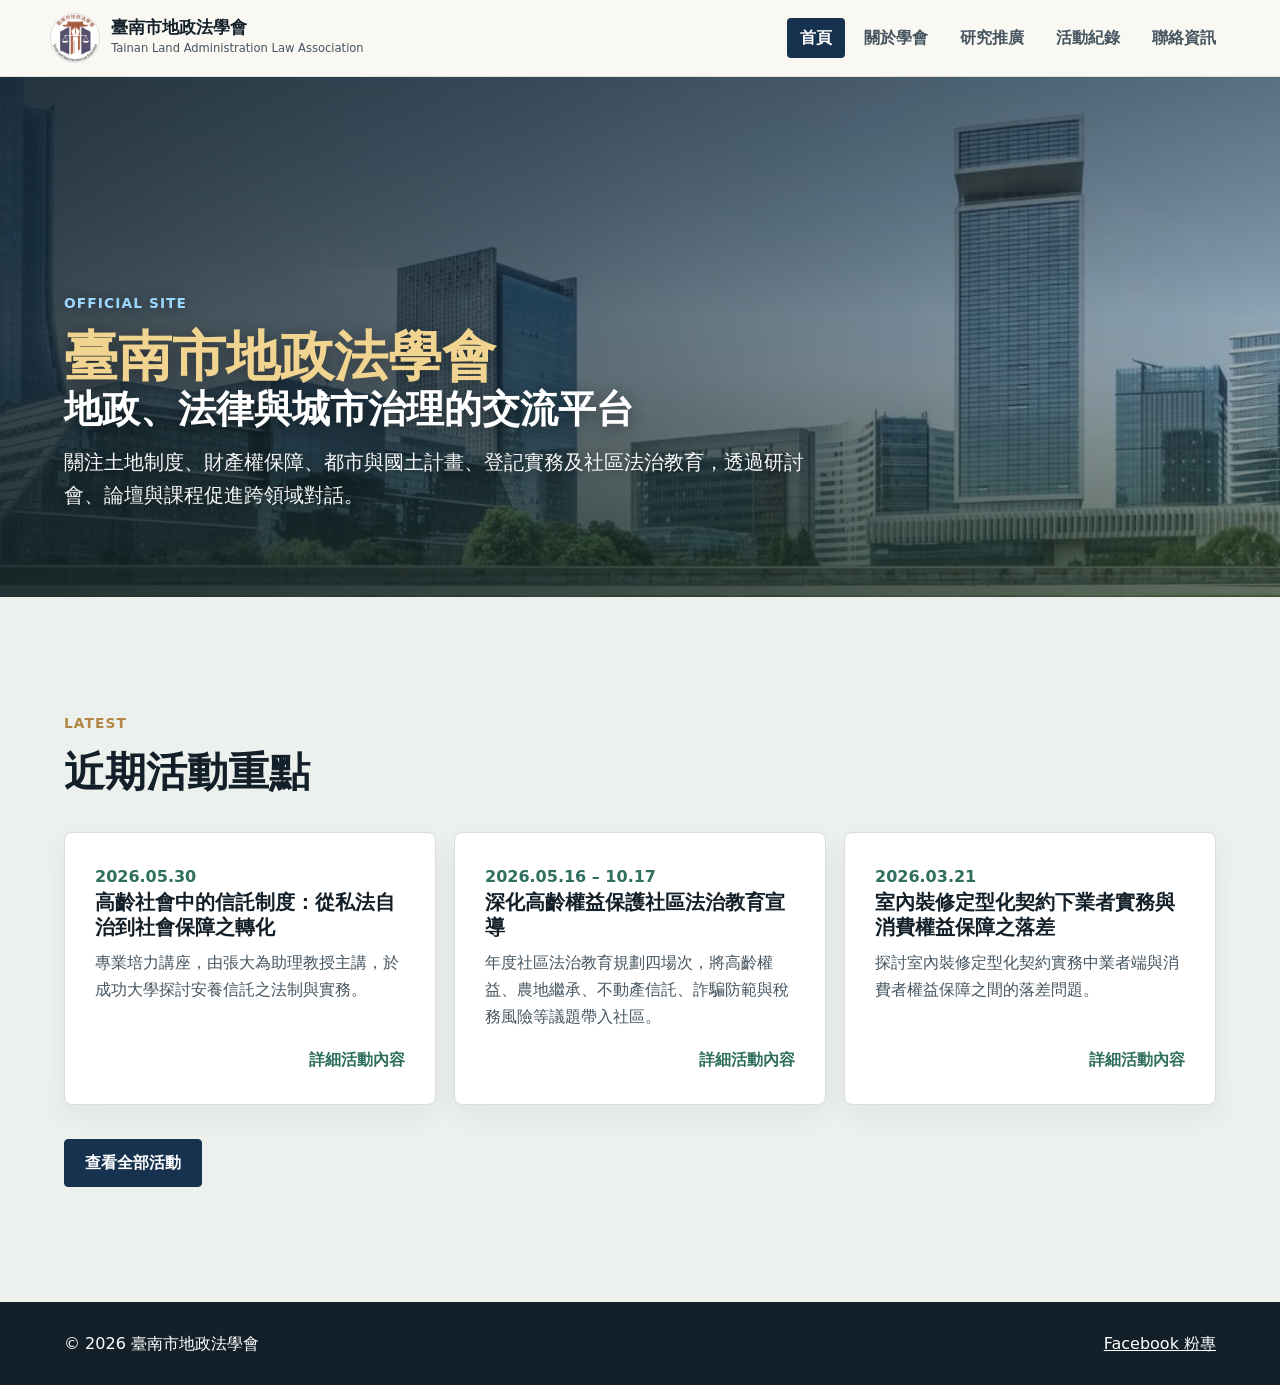
<file: index.html>
<!doctype html>
<html lang="zh-Hant-TW">
  <head>
    <meta charset="utf-8" />
    <meta name="viewport" content="width=device-width, initial-scale=1" />
    <title>臺南市地政法學會</title>
    <meta name="description" content="臺南市地政法學會官方網站，提供學會簡介、研究推廣、活動紀錄與聯絡資訊。" />
    <meta property="og:title" content="臺南市地政法學會" />
    <meta property="og:description" content="深耕府城，連結地政與法律專業，推動研究交流與法治教育。" />
    <meta property="og:type" content="website" />
    <meta property="og:image" content="assets/images/hero-ownership-law.jpg" />
    <link rel="icon" href="assets/images/TLALA_LOGO_circle.png" type="image/png" />
    <link rel="apple-touch-icon" href="assets/images/TLALA_LOGO_circle_180.png" />
    <link rel="stylesheet" href="assets/css/styles.css" />
  </head>
  <body>
    <header class="site-header">
      <a class="brand" href="index.html" aria-label="臺南市地政法學會首頁">
        <img class="brand-logo" src="assets/images/TLALA_LOGO_circle.png" alt="臺南市地政法學會標誌" />
        <span>
          <strong>臺南市地政法學會</strong>
          <small>Tainan Land Administration Law Association</small>
        </span>
      </a>
      <button class="nav-toggle" type="button" aria-expanded="false" aria-controls="site-nav" data-nav-toggle>
        <span></span>
        <span></span>
        <span></span>
      </button>
      <nav id="site-nav" class="site-nav" data-nav>
        <a class="active" href="index.html">首頁</a>
        <div class="nav-dropdown">
          <a href="about.html">關於學會</a>
          <div class="nav-dropdown-menu">
            <a href="about.html">學會簡介</a>
            <a href="directors.html">理監事</a>
            <a href="committee.html">委員會</a>
            <a href="secretariat.html">秘書處</a>
          </div>
        </div>
        <a href="focus.html">研究推廣</a>
        <a href="events.html">活動紀錄</a>
        <a href="contact.html">聯絡資訊</a>
      </nav>
    </header>

    <main>
      <section class="hero">
        <picture class="hero-picture">
          <img class="hero-image" src="assets/images/hero-ownership-law.jpg" alt="" />
        </picture>
        <div class="hero-content">
          <p class="eyebrow">Official Site</p>
          <h2 class="hero-title">
            <span class="hero-org-name">臺南市地政法學會</span>
            <span class="hero-tagline">地政、法律與城市治理的交流平台</span>
          </h2>
          <p class="lead hero-lead-desktop">
            關注土地制度、財產權保障、都市與國土計畫、登記實務及社區法治教育，透過研討會、論壇與課程促進跨領域對話。
          </p>
          <p class="lead hero-lead-mobile">深耕臺南，連結地政與法律專業。</p>
        </div>
      </section>

      <section class="section muted">
        <div class="section-heading">
          <p class="eyebrow">Latest</p>
          <h2>近期活動重點</h2>
        </div>
        <div class="news-list">
          <article>
            <time datetime="2026-05-30">2026.05.30</time>
            <h3>高齡社會中的信託制度：從私法自治到社會保障之轉化</h3>
            <p>專業培力講座，由張大為助理教授主講，於成功大學探討安養信託之法制與實務。</p>
            <a class="card-link" href="events.html">詳細活動內容</a>
          </article>
          <article>
            <time datetime="2026-05-16">2026.05.16 – 10.17</time>
            <h3>深化高齡權益保護社區法治教育宣導</h3>
            <p>年度社區法治教育規劃四場次，將高齡權益、農地繼承、不動產信託、詐騙防範與稅務風險等議題帶入社區。</p>
            <a class="card-link" href="events.html">詳細活動內容</a>
          </article>
          <article>
            <time datetime="2026-03-21">2026.03.21</time>
            <h3>室內裝修定型化契約下業者實務與消費權益保障之落差</h3>
            <p>探討室內裝修定型化契約實務中業者端與消費者權益保障之間的落差問題。</p>
            <a class="card-link" href="events.html">詳細活動內容</a>
          </article>
        </div>
        <div class="section-actions">
          <a class="button dark" href="events.html">查看全部活動</a>
        </div>
      </section>
    </main>

    <footer class="site-footer">
      <p>© <span data-year></span> 臺南市地政法學會</p>
      <a href="https://www.facebook.com/nandefa0408/?locale=zh_TW" target="_blank" rel="noreferrer">Facebook 粉專</a>
    </footer>

    <script src="assets/js/main.js"></script>
  </body>
</html>
</file>
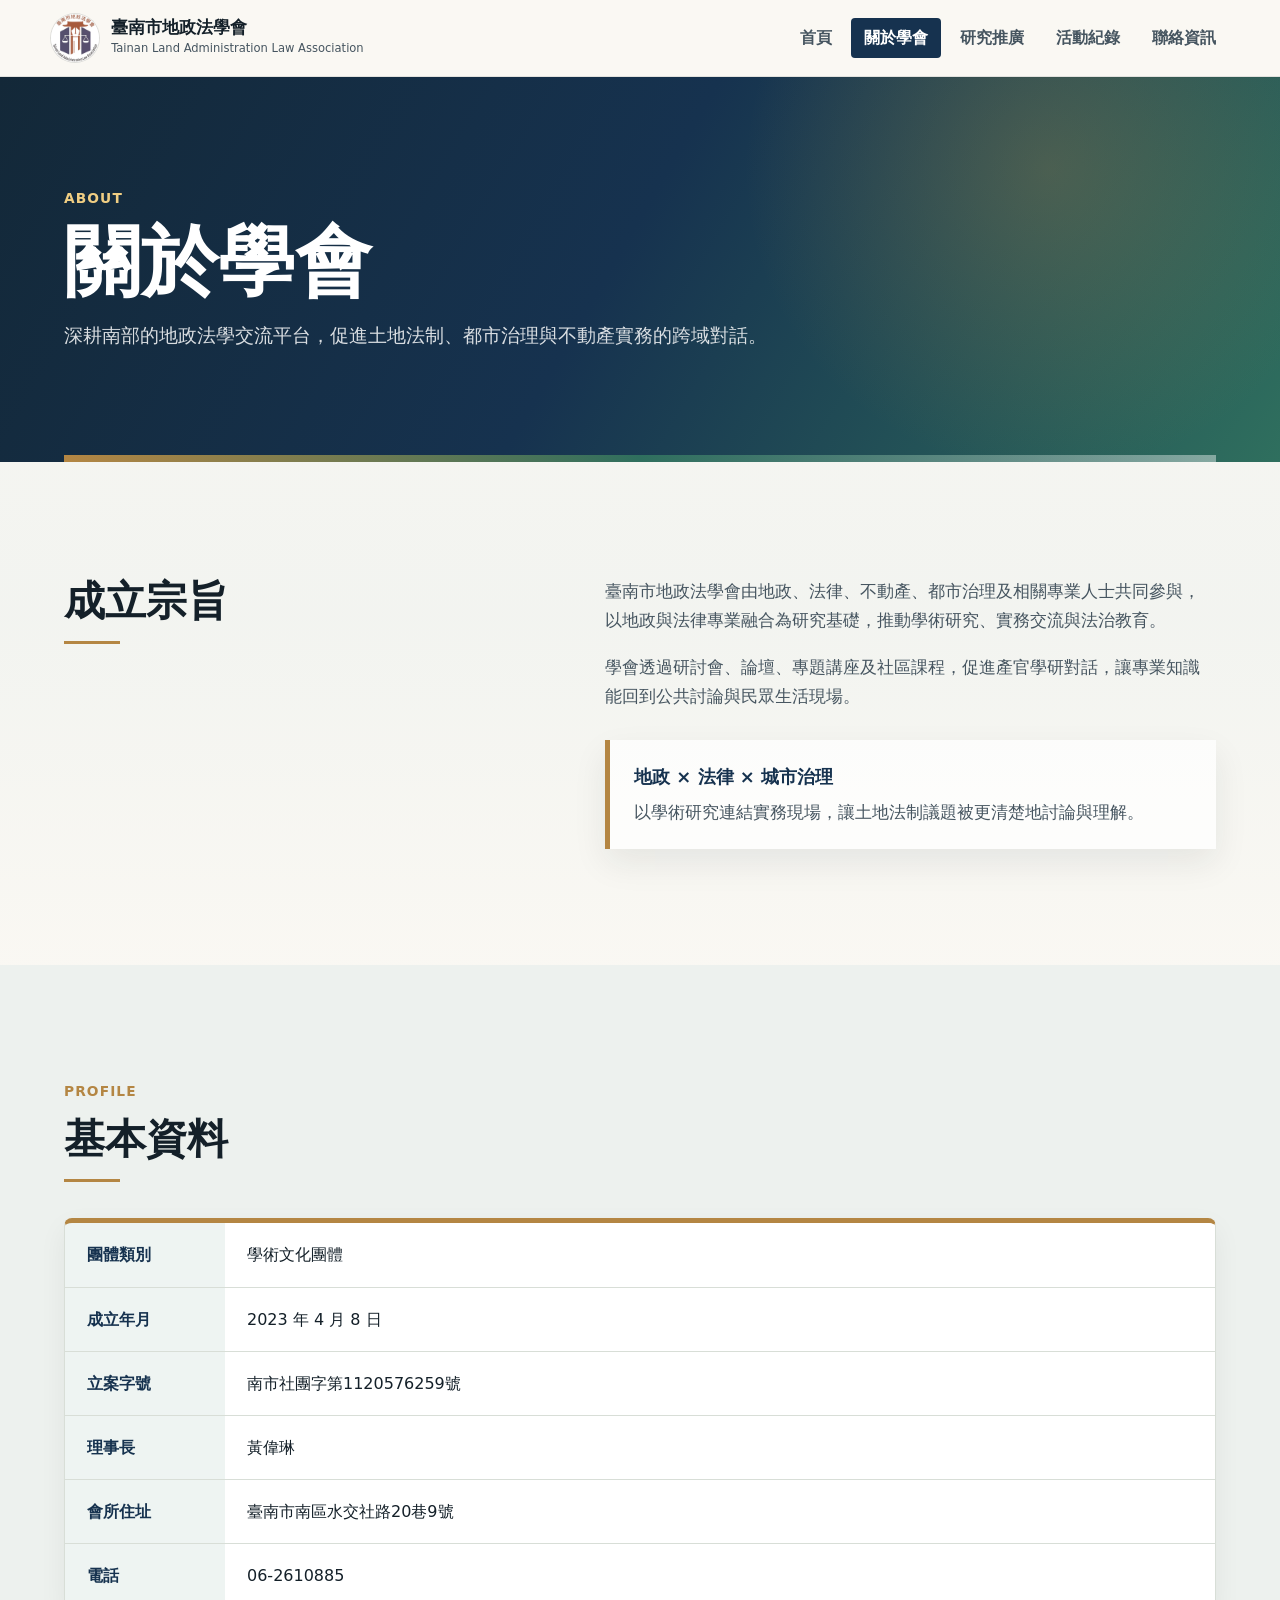
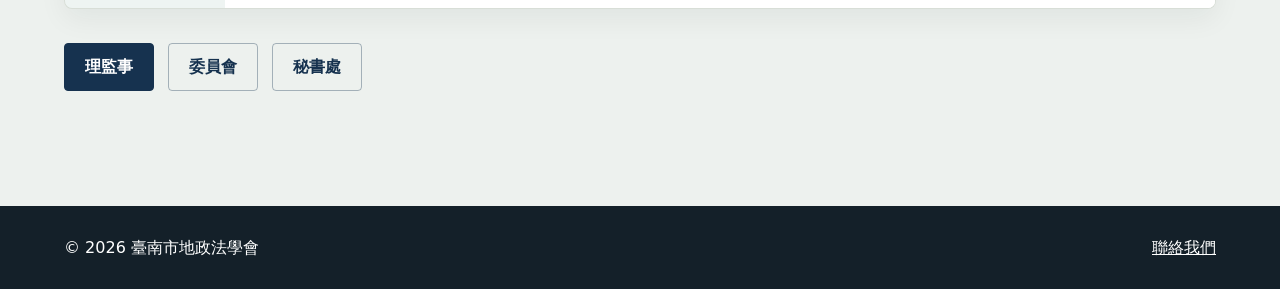
<file: about.html>
<!doctype html>
<html lang="zh-Hant-TW">
  <head>
    <meta charset="utf-8" />
    <meta name="viewport" content="width=device-width, initial-scale=1" />
    <title>關於學會｜臺南市地政法學會</title>
    <meta name="description" content="臺南市地政法學會簡介、成立宗旨與基本資料。" />
    <link rel="icon" href="assets/images/TLALA_LOGO_circle.png" type="image/png" />
    <link rel="apple-touch-icon" href="assets/images/TLALA_LOGO_circle_180.png" />
    <link rel="stylesheet" href="assets/css/styles.css" />
  </head>
  <body class="about-suite">
    <header class="site-header">
      <a class="brand" href="index.html" aria-label="臺南市地政法學會首頁">
        <img class="brand-logo" src="assets/images/TLALA_LOGO_circle.png" alt="臺南市地政法學會標誌" />
        <span>
          <strong>臺南市地政法學會</strong>
          <small>Tainan Land Administration Law Association</small>
        </span>
      </a>
      <button class="nav-toggle" type="button" aria-expanded="false" aria-controls="site-nav" data-nav-toggle>
        <span></span>
        <span></span>
        <span></span>
      </button>
      <nav id="site-nav" class="site-nav" data-nav>
        <a href="index.html">首頁</a>
        <div class="nav-dropdown">
          <a class="active" href="about.html">關於學會</a>
          <div class="nav-dropdown-menu">
            <a class="active" href="about.html">學會簡介</a>
            <a href="directors.html">理監事</a>
            <a href="committee.html">委員會</a>
            <a href="secretariat.html">秘書處</a>
          </div>
        </div>
        <a href="focus.html">研究推廣</a>
        <a href="events.html">活動紀錄</a>
        <a href="contact.html">聯絡資訊</a>
      </nav>
    </header>

    <main>
      <section class="page-hero about-hero">
        <p class="eyebrow">About</p>
        <h1>關於學會</h1>
        <p>深耕南部的地政法學交流平台，促進土地法制、都市治理與不動產實務的跨域對話。</p>
      </section>

      <section class="section split about-intro">
        <div>
          <h2>成立宗旨</h2>
        </div>
        <div class="section-copy">
          <p>
            臺南市地政法學會由地政、法律、不動產、都市治理及相關專業人士共同參與，以地政與法律專業融合為研究基礎，推動學術研究、實務交流與法治教育。
          </p>
          <p>
            學會透過研討會、論壇、專題講座及社區課程，促進產官學研對話，讓專業知識能回到公共討論與民眾生活現場。
          </p>
          <div class="about-note">
            <strong>地政 × 法律 × 城市治理</strong>
            <span>以學術研究連結實務現場，讓土地法制議題被更清楚地討論與理解。</span>
          </div>
        </div>
      </section>

      <section class="section muted">
        <div class="section-heading">
          <p class="eyebrow">Profile</p>
          <h2>基本資料</h2>
        </div>
        <div class="profile-table">
          <dl>
            <div><dt>團體類別</dt><dd>學術文化團體</dd></div>
            <div><dt>成立年月</dt><dd>2023 年 4 月 8 日</dd></div>
            <div><dt>立案字號</dt><dd>南市社團字第1120576259號</dd></div>
            <div><dt>理事長</dt><dd>黃偉琳</dd></div>
            <div><dt>會所住址</dt><dd>臺南市南區水交社路20巷9號</dd></div>
            <div><dt>電話</dt><dd>06-2610885</dd></div>
          </dl>
        </div>
        <div class="section-actions">
          <a class="button dark" href="directors.html">理監事</a>
          <a class="button outline" href="committee.html">委員會</a>
          <a class="button outline" href="secretariat.html">秘書處</a>
        </div>
      </section>
    </main>

    <footer class="site-footer">
      <p>© <span data-year></span> 臺南市地政法學會</p>
      <a href="contact.html">聯絡我們</a>
    </footer>
    <script src="assets/js/main.js"></script>
  </body>
</html>
</file>
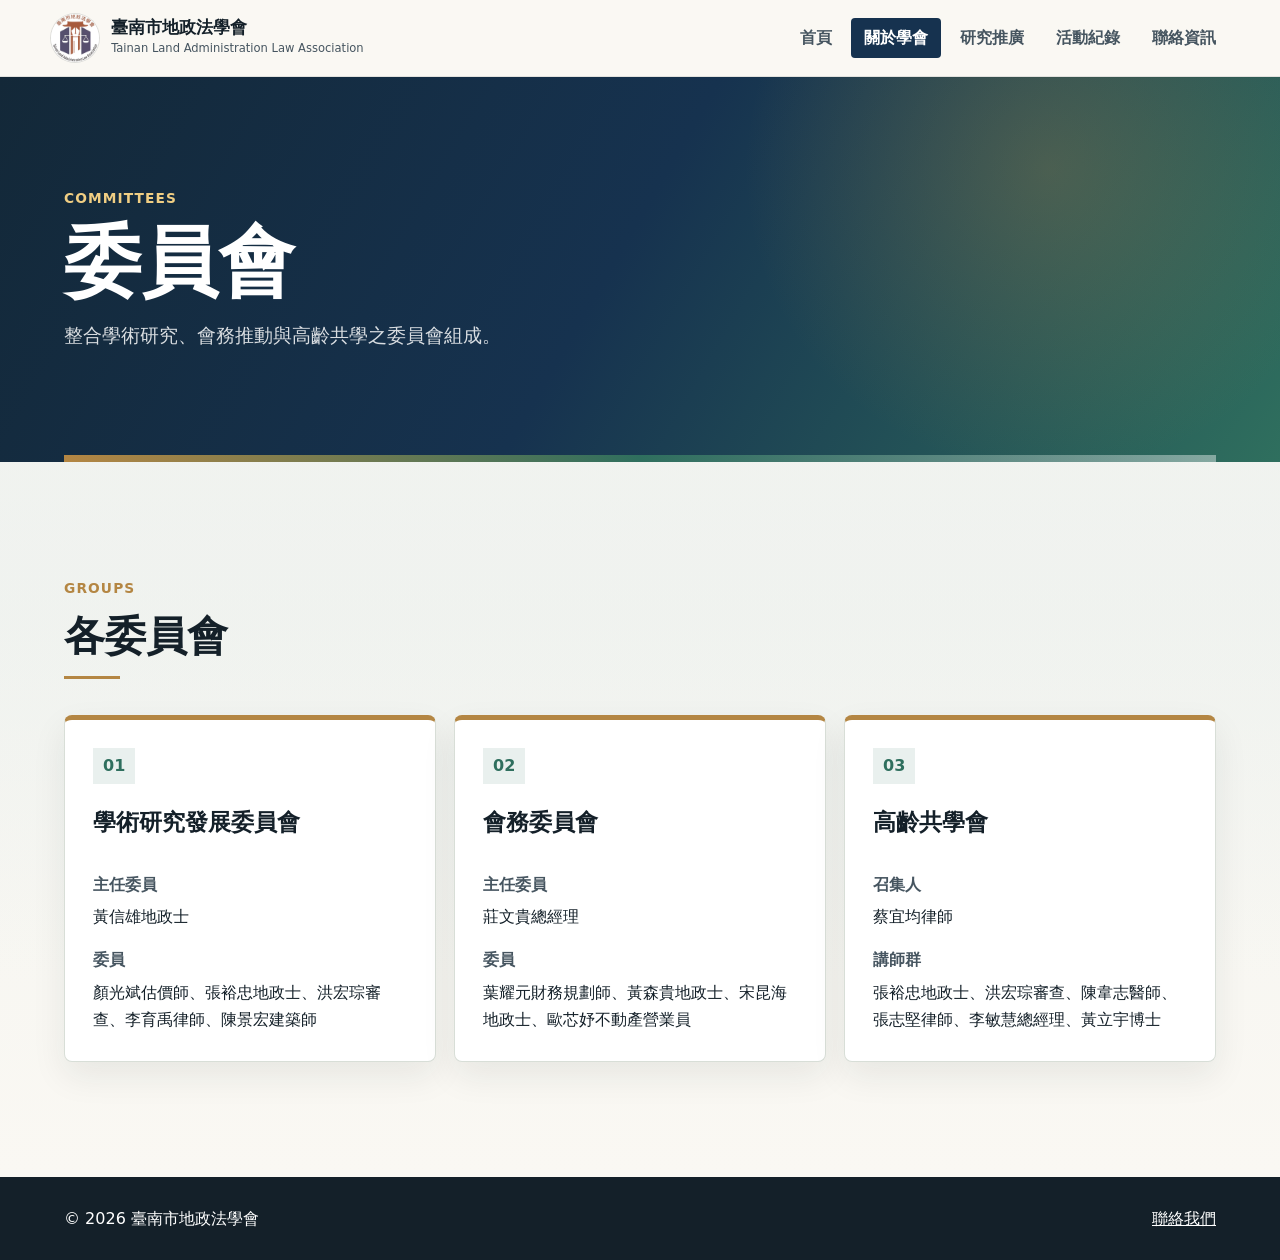
<file: committee.html>
<!doctype html>
<html lang="zh-Hant-TW">
  <head>
    <meta charset="utf-8" />
    <meta name="viewport" content="width=device-width, initial-scale=1" />
    <title>委員會｜臺南市地政法學會</title>
    <meta name="description" content="臺南市地政法學會各委員會與成員名單。" />
    <link rel="icon" href="assets/images/TLALA_LOGO_circle.png" type="image/png" />
    <link rel="apple-touch-icon" href="assets/images/TLALA_LOGO_circle_180.png" />
    <link rel="stylesheet" href="assets/css/styles.css" />
  </head>
  <body class="about-suite committee-page">
    <header class="site-header">
      <a class="brand" href="index.html" aria-label="臺南市地政法學會首頁">
        <img class="brand-logo" src="assets/images/TLALA_LOGO_circle.png" alt="臺南市地政法學會標誌" />
        <span>
          <strong>臺南市地政法學會</strong>
          <small>Tainan Land Administration Law Association</small>
        </span>
      </a>
      <button class="nav-toggle" type="button" aria-expanded="false" aria-controls="site-nav" data-nav-toggle>
        <span></span>
        <span></span>
        <span></span>
      </button>
      <nav id="site-nav" class="site-nav" data-nav>
        <a href="index.html">首頁</a>
        <div class="nav-dropdown">
          <a class="active" href="about.html">關於學會</a>
          <div class="nav-dropdown-menu">
            <a href="about.html">學會簡介</a>
            <a href="directors.html">理監事</a>
            <a class="active" href="committee.html">委員會</a>
            <a href="secretariat.html">秘書處</a>
          </div>
        </div>
        <a href="focus.html">研究推廣</a>
        <a href="events.html">活動紀錄</a>
        <a href="contact.html">聯絡資訊</a>
      </nav>
    </header>

    <main>
      <section class="page-hero about-hero">
        <p class="eyebrow">Committees</p>
        <h1>委員會</h1>
        <p>整合學術研究、會務推動與高齡共學之委員會組成。</p>
      </section>

      <section class="section committee-section">
        <div class="section-heading">
          <p class="eyebrow">Groups</p>
          <h2>各委員會</h2>
        </div>
        <div class="committee-grid">
          <article class="committee-card">
            <span class="committee-number">01</span>
            <h2>學術研究發展委員會</h2>
            <dl>
              <div><dt>主任委員</dt><dd>黃信雄地政士</dd></div>
              <div><dt>委員</dt><dd>顏光斌估價師、張裕忠地政士、洪宏琮審查、李育禹律師、陳景宏建築師</dd></div>
            </dl>
          </article>
          <article class="committee-card">
            <span class="committee-number">02</span>
            <h2>會務委員會</h2>
            <dl>
              <div><dt>主任委員</dt><dd>莊文貴總經理</dd></div>
              <div><dt>委員</dt><dd>葉耀元財務規劃師、黃森貴地政士、宋昆海地政士、歐芯妤不動產營業員</dd></div>
            </dl>
          </article>
          <article class="committee-card">
            <span class="committee-number">03</span>
            <h2>高齡共學會</h2>
            <dl>
              <div><dt>召集人</dt><dd>蔡宜均律師</dd></div>
              <div><dt>講師群</dt><dd>張裕忠地政士、洪宏琮審查、陳韋志醫師、張志堅律師、李敏慧總經理、黃立宇博士</dd></div>
            </dl>
          </article>
        </div>
      </section>
    </main>

    <footer class="site-footer">
      <p>© <span data-year></span> 臺南市地政法學會</p>
      <a href="contact.html">聯絡我們</a>
    </footer>
    <script src="assets/js/main.js"></script>
  </body>
</html>
</file>
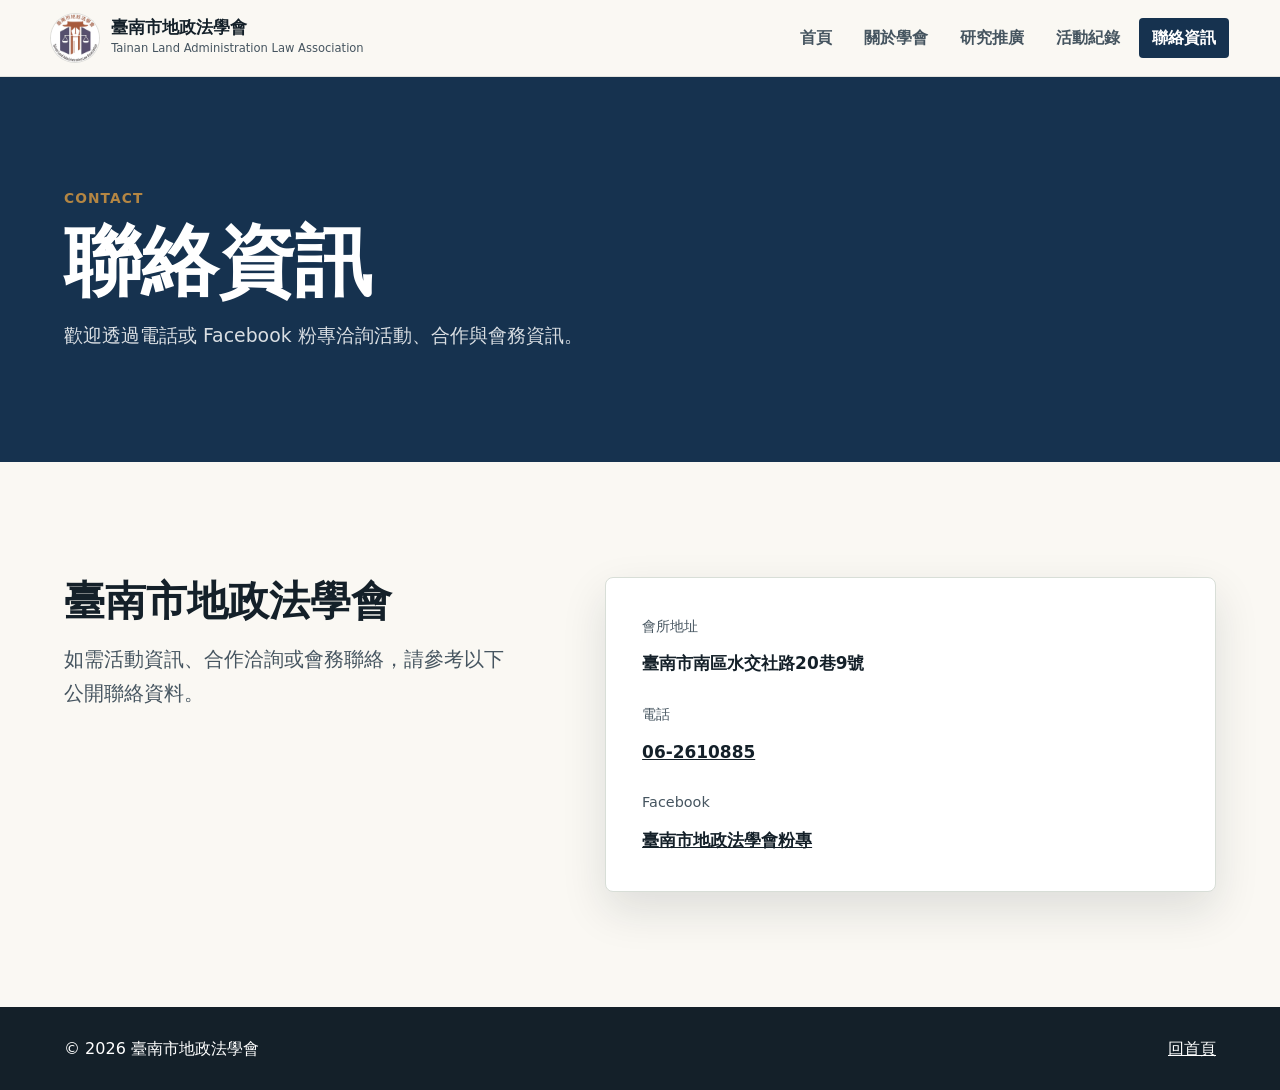
<file: contact.html>
<!doctype html>
<html lang="zh-Hant-TW">
  <head>
    <meta charset="utf-8" />
    <meta name="viewport" content="width=device-width, initial-scale=1" />
    <title>聯絡資訊｜臺南市地政法學會</title>
    <meta name="description" content="臺南市地政法學會會所地址、電話與 Facebook 粉專。" />
    <link rel="icon" href="assets/images/TLALA_LOGO_circle.png" type="image/png" />
    <link rel="apple-touch-icon" href="assets/images/TLALA_LOGO_circle_180.png" />
    <link rel="stylesheet" href="assets/css/styles.css" />
  </head>
  <body>
    <header class="site-header">
      <a class="brand" href="index.html" aria-label="臺南市地政法學會首頁">
        <img class="brand-logo" src="assets/images/TLALA_LOGO_circle.png" alt="臺南市地政法學會標誌" />
        <span>
          <strong>臺南市地政法學會</strong>
          <small>Tainan Land Administration Law Association</small>
        </span>
      </a>
      <button class="nav-toggle" type="button" aria-expanded="false" aria-controls="site-nav" data-nav-toggle>
        <span></span>
        <span></span>
        <span></span>
      </button>
      <nav id="site-nav" class="site-nav" data-nav>
        <a href="index.html">首頁</a>
        <div class="nav-dropdown">
          <a href="about.html">關於學會</a>
          <div class="nav-dropdown-menu">
            <a href="about.html">學會簡介</a>
            <a href="directors.html">理監事</a>
            <a href="committee.html">委員會</a>
            <a href="secretariat.html">秘書處</a>
          </div>
        </div>
        <a href="focus.html">研究推廣</a>
        <a href="events.html">活動紀錄</a>
        <a class="active" href="contact.html">聯絡資訊</a>
      </nav>
    </header>

    <main>
      <section class="page-hero">
        <p class="eyebrow">Contact</p>
        <h1>聯絡資訊</h1>
        <p>歡迎透過電話或 Facebook 粉專洽詢活動、合作與會務資訊。</p>
      </section>

      <section class="section contact">
        <div>
          <h2>臺南市地政法學會</h2>
          <p class="lead">如需活動資訊、合作洽詢或會務聯絡，請參考以下公開聯絡資料。</p>
        </div>
        <address class="contact-card">
          <span>會所地址</span>
          <strong>臺南市南區水交社路20巷9號</strong>
          <span>電話</span>
          <strong><a href="tel:+88662610885">06-2610885</a></strong>
          <span>Facebook</span>
          <strong><a href="https://www.facebook.com/nandefa0408/?locale=zh_TW" target="_blank" rel="noreferrer">臺南市地政法學會粉專</a></strong>
        </address>
      </section>
    </main>

    <footer class="site-footer">
      <p>© <span data-year></span> 臺南市地政法學會</p>
      <a href="index.html">回首頁</a>
    </footer>
    <script src="assets/js/main.js"></script>
  </body>
</html>
</file>
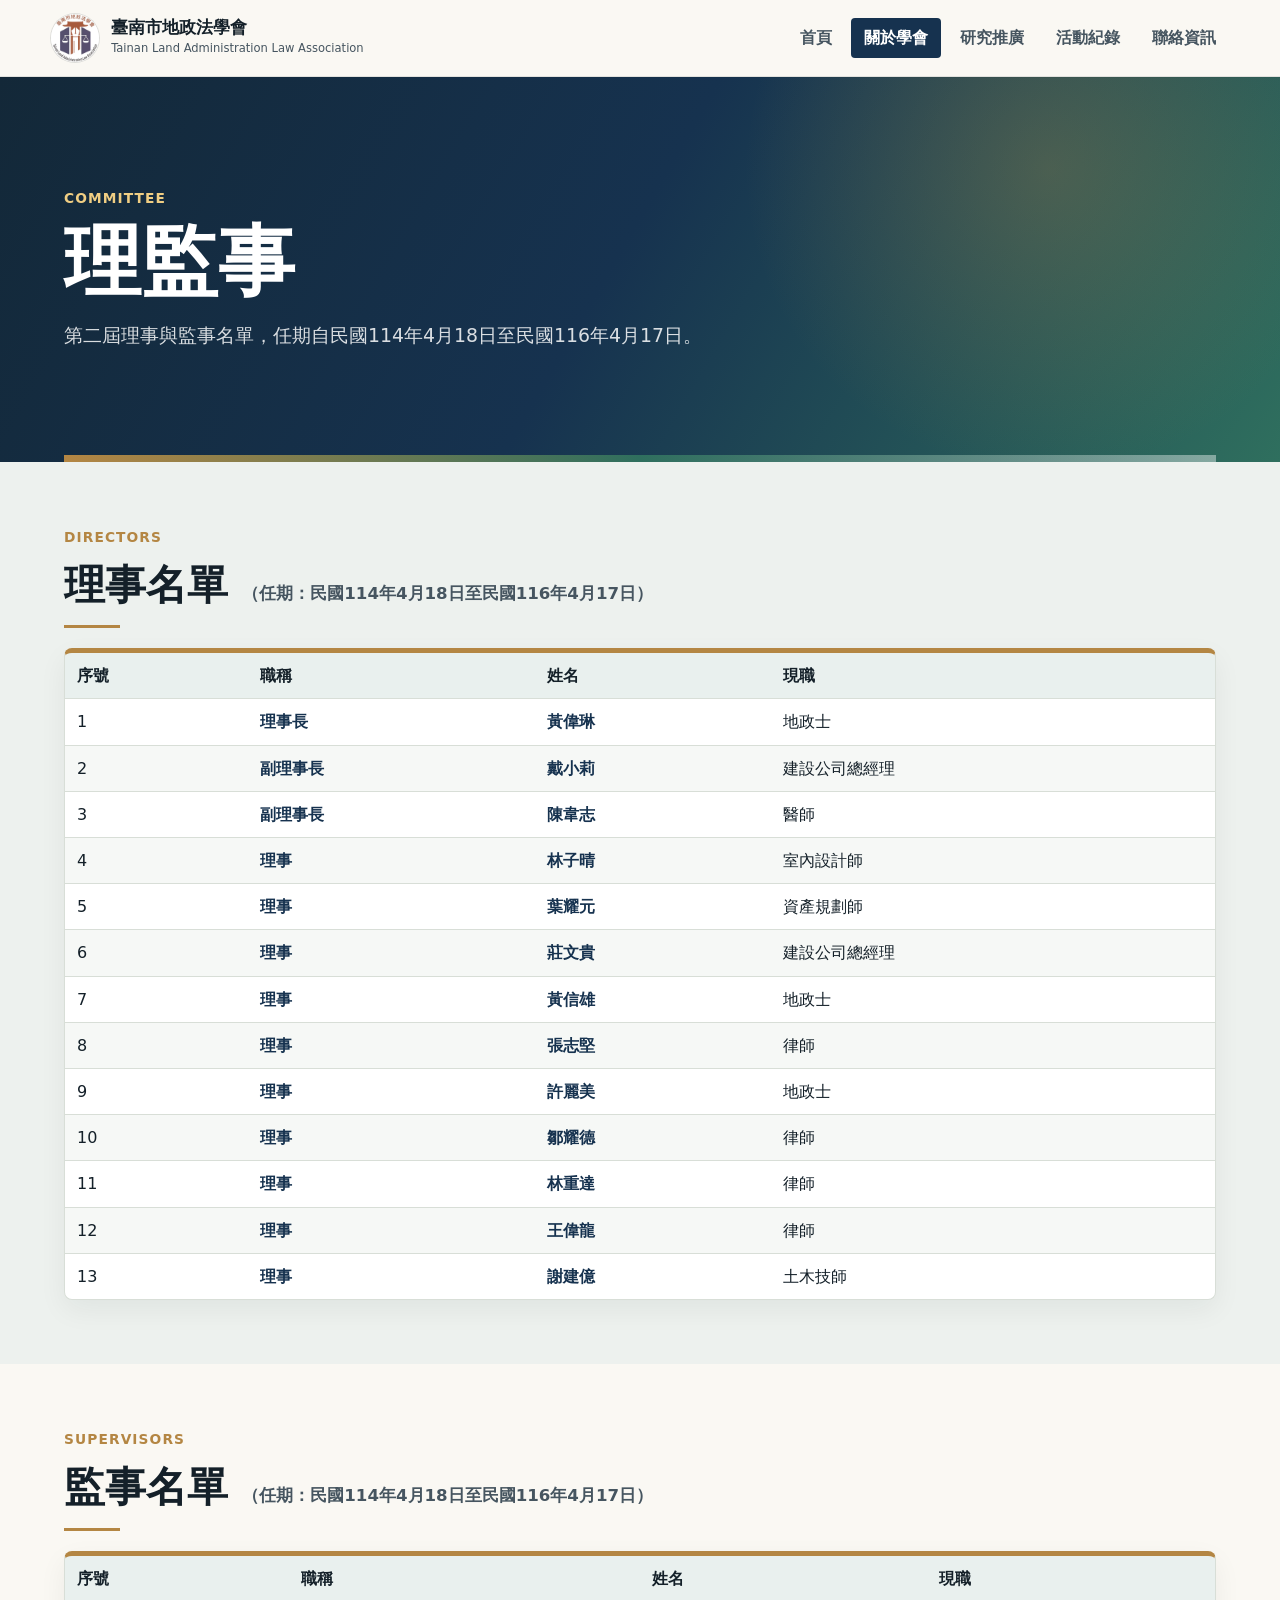
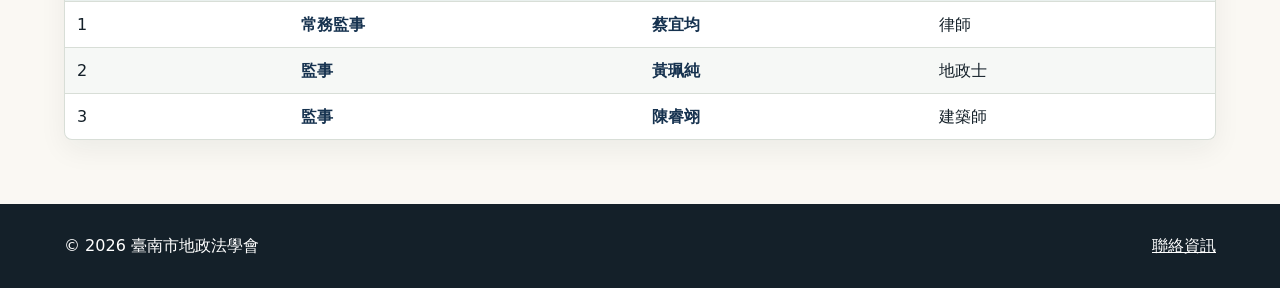
<file: directors.html>
<!doctype html>
<html lang="zh-Hant-TW">
  <head>
    <meta charset="utf-8" />
    <meta name="viewport" content="width=device-width, initial-scale=1" />
    <title>理監事｜臺南市地政法學會</title>
    <meta name="description" content="臺南市地政法學會理事與監事名單。" />
    <link rel="icon" href="assets/images/TLALA_LOGO_circle.png" type="image/png" />
    <link rel="apple-touch-icon" href="assets/images/TLALA_LOGO_circle_180.png" />
    <link rel="stylesheet" href="assets/css/styles.css" />
  </head>
  <body class="about-suite directors-page">
    <header class="site-header">
      <a class="brand" href="index.html" aria-label="臺南市地政法學會首頁">
        <img class="brand-logo" src="assets/images/TLALA_LOGO_circle.png" alt="臺南市地政法學會標誌" />
        <span>
          <strong>臺南市地政法學會</strong>
          <small>Tainan Land Administration Law Association</small>
        </span>
      </a>
      <button class="nav-toggle" type="button" aria-expanded="false" aria-controls="site-nav" data-nav-toggle>
        <span></span>
        <span></span>
        <span></span>
      </button>
      <nav id="site-nav" class="site-nav" data-nav>
        <a href="index.html">首頁</a>
        <div class="nav-dropdown">
          <a class="active" href="about.html">關於學會</a>
          <div class="nav-dropdown-menu">
            <a href="about.html">學會簡介</a>
            <a class="active" href="directors.html">理監事</a>
            <a href="committee.html">委員會</a>
            <a href="secretariat.html">秘書處</a>
          </div>
        </div>
        <a href="focus.html">研究推廣</a>
        <a href="events.html">活動紀錄</a>
        <a href="contact.html">聯絡資訊</a>
      </nav>
    </header>

    <main>
      <section class="page-hero about-hero">
        <p class="eyebrow">Committee</p>
        <h1>理監事</h1>
        <p>第二屆理事與監事名單，任期自民國114年4月18日至民國116年4月17日。</p>
      </section>

      <section class="section muted">
        <div class="section-heading">
          <p class="eyebrow">Directors</p>
          <h2>理事名單 <span class="tenure-label">（任期：民國114年4月18日至民國116年4月17日）</span></h2>
        </div>
        <div class="table-wrap">
          <table class="member-table">
            <thead>
              <tr>
                <th>序號</th><th>職稱</th><th>姓名</th><th>現職</th>
              </tr>
            </thead>
            <tbody>
              <tr><td data-label="序號">1</td><td data-label="職稱">理事長</td><td data-label="姓名">黃偉琳</td><td data-label="現職">地政士</td></tr>
              <tr><td data-label="序號">2</td><td data-label="職稱">副理事長</td><td data-label="姓名">戴小莉</td><td data-label="現職">建設公司總經理</td></tr>
              <tr><td data-label="序號">3</td><td data-label="職稱">副理事長</td><td data-label="姓名">陳韋志</td><td data-label="現職">醫師</td></tr>
              <tr><td data-label="序號">4</td><td data-label="職稱">理事</td><td data-label="姓名">林子晴</td><td data-label="現職">室內設計師</td></tr>
              <tr><td data-label="序號">5</td><td data-label="職稱">理事</td><td data-label="姓名">葉耀元</td><td data-label="現職">資產規劃師</td></tr>
              <tr><td data-label="序號">6</td><td data-label="職稱">理事</td><td data-label="姓名">莊文貴</td><td data-label="現職">建設公司總經理</td></tr>
              <tr><td data-label="序號">7</td><td data-label="職稱">理事</td><td data-label="姓名">黃信雄</td><td data-label="現職">地政士</td></tr>
              <tr><td data-label="序號">8</td><td data-label="職稱">理事</td><td data-label="姓名">張志堅</td><td data-label="現職">律師</td></tr>
              <tr><td data-label="序號">9</td><td data-label="職稱">理事</td><td data-label="姓名">許麗美</td><td data-label="現職">地政士</td></tr>
              <tr><td data-label="序號">10</td><td data-label="職稱">理事</td><td data-label="姓名">鄒耀德</td><td data-label="現職">律師</td></tr>
              <tr><td data-label="序號">11</td><td data-label="職稱">理事</td><td data-label="姓名">林重達</td><td data-label="現職">律師</td></tr>
              <tr><td data-label="序號">12</td><td data-label="職稱">理事</td><td data-label="姓名">王偉龍</td><td data-label="現職">律師</td></tr>
              <tr><td data-label="序號">13</td><td data-label="職稱">理事</td><td data-label="姓名">謝建億</td><td data-label="現職">土木技師</td></tr>
            </tbody>
          </table>
        </div>
      </section>

      <section class="section">
        <div class="section-heading">
          <p class="eyebrow">Supervisors</p>
          <h2>監事名單 <span class="tenure-label">（任期：民國114年4月18日至民國116年4月17日）</span></h2>
        </div>
        <div class="table-wrap">
          <table class="member-table">
            <thead>
              <tr>
                <th>序號</th><th>職稱</th><th>姓名</th><th>現職</th>
              </tr>
            </thead>
            <tbody>
              <tr><td data-label="序號">1</td><td data-label="職稱">常務監事</td><td data-label="姓名">蔡宜均</td><td data-label="現職">律師</td></tr>
              <tr><td data-label="序號">2</td><td data-label="職稱">監事</td><td data-label="姓名">黃珮純</td><td data-label="現職">地政士</td></tr>
              <tr><td data-label="序號">3</td><td data-label="職稱">監事</td><td data-label="姓名">陳睿翊</td><td data-label="現職">建築師</td></tr>
            </tbody>
          </table>
        </div>
      </section>
    </main>

    <footer class="site-footer">
      <p>© <span data-year></span> 臺南市地政法學會</p>
      <a href="contact.html">聯絡資訊</a>
    </footer>
    <script src="assets/js/main.js"></script>
  </body>
</html>
</file>
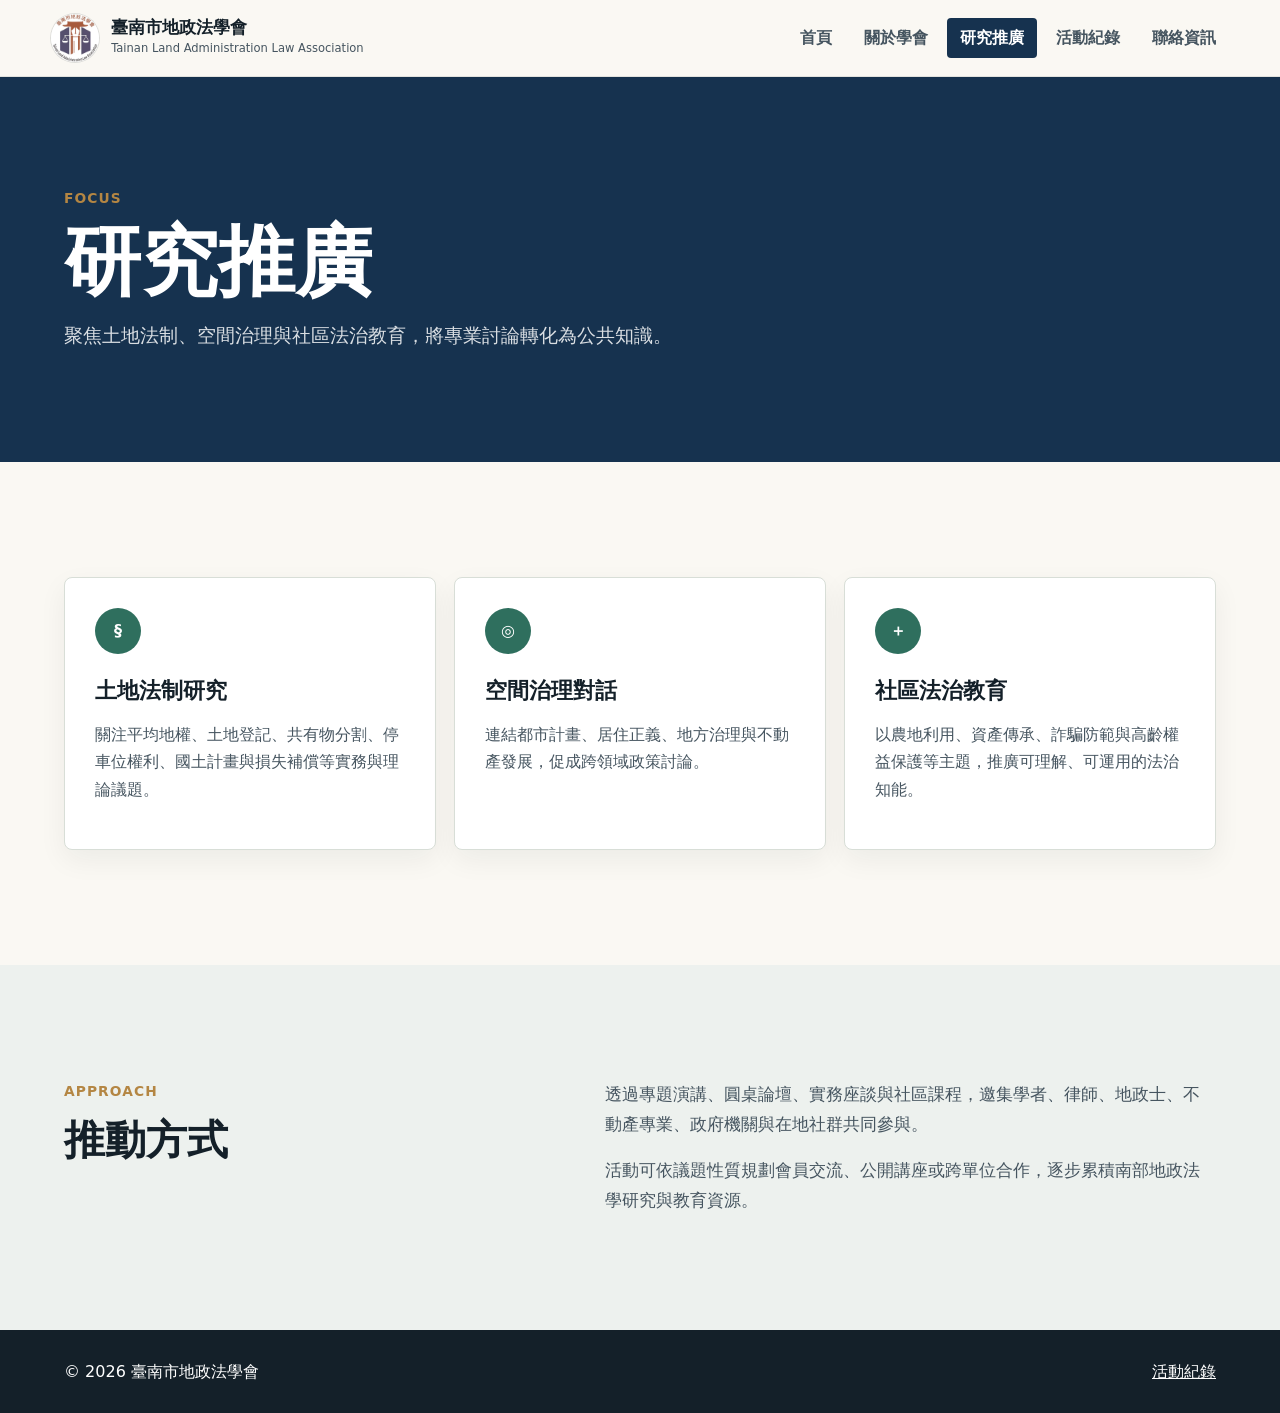
<file: focus.html>
<!doctype html>
<html lang="zh-Hant-TW">
  <head>
    <meta charset="utf-8" />
    <meta name="viewport" content="width=device-width, initial-scale=1" />
    <title>研究推廣｜臺南市地政法學會</title>
    <meta name="description" content="臺南市地政法學會研究與推廣方向。" />
    <link rel="icon" href="assets/images/TLALA_LOGO_circle.png" type="image/png" />
    <link rel="apple-touch-icon" href="assets/images/TLALA_LOGO_circle_180.png" />
    <link rel="stylesheet" href="assets/css/styles.css" />
  </head>
  <body>
    <header class="site-header">
      <a class="brand" href="index.html" aria-label="臺南市地政法學會首頁">
        <img class="brand-logo" src="assets/images/TLALA_LOGO_circle.png" alt="臺南市地政法學會標誌" />
        <span>
          <strong>臺南市地政法學會</strong>
          <small>Tainan Land Administration Law Association</small>
        </span>
      </a>
      <button class="nav-toggle" type="button" aria-expanded="false" aria-controls="site-nav" data-nav-toggle>
        <span></span>
        <span></span>
        <span></span>
      </button>
      <nav id="site-nav" class="site-nav" data-nav>
        <a href="index.html">首頁</a>
        <div class="nav-dropdown">
          <a href="about.html">關於學會</a>
          <div class="nav-dropdown-menu">
            <a href="about.html">學會簡介</a>
            <a href="directors.html">理監事</a>
          </div>
        </div>
        <a class="active" href="focus.html">研究推廣</a>
        <a href="events.html">活動紀錄</a>
        <a href="contact.html">聯絡資訊</a>
      </nav>
    </header>

    <main>
      <section class="page-hero">
        <p class="eyebrow">Focus</p>
        <h1>研究推廣</h1>
        <p>聚焦土地法制、空間治理與社區法治教育，將專業討論轉化為公共知識。</p>
      </section>

      <section class="section">
        <div class="focus-grid">
          <article>
            <span class="icon">§</span>
            <h2>土地法制研究</h2>
            <p>關注平均地權、土地登記、共有物分割、停車位權利、國土計畫與損失補償等實務與理論議題。</p>
          </article>
          <article>
            <span class="icon">◎</span>
            <h2>空間治理對話</h2>
            <p>連結都市計畫、居住正義、地方治理與不動產發展，促成跨領域政策討論。</p>
          </article>
          <article>
            <span class="icon">＋</span>
            <h2>社區法治教育</h2>
            <p>以農地利用、資產傳承、詐騙防範與高齡權益保護等主題，推廣可理解、可運用的法治知能。</p>
          </article>
        </div>
      </section>

      <section class="section muted split">
        <div>
          <p class="eyebrow">Approach</p>
          <h2>推動方式</h2>
        </div>
        <div class="section-copy">
          <p>透過專題演講、圓桌論壇、實務座談與社區課程，邀集學者、律師、地政士、不動產專業、政府機關與在地社群共同參與。</p>
          <p>活動可依議題性質規劃會員交流、公開講座或跨單位合作，逐步累積南部地政法學研究與教育資源。</p>
        </div>
      </section>
    </main>

    <footer class="site-footer">
      <p>© <span data-year></span> 臺南市地政法學會</p>
      <a href="events.html">活動紀錄</a>
    </footer>
    <script src="assets/js/main.js"></script>
  </body>
</html>
</file>
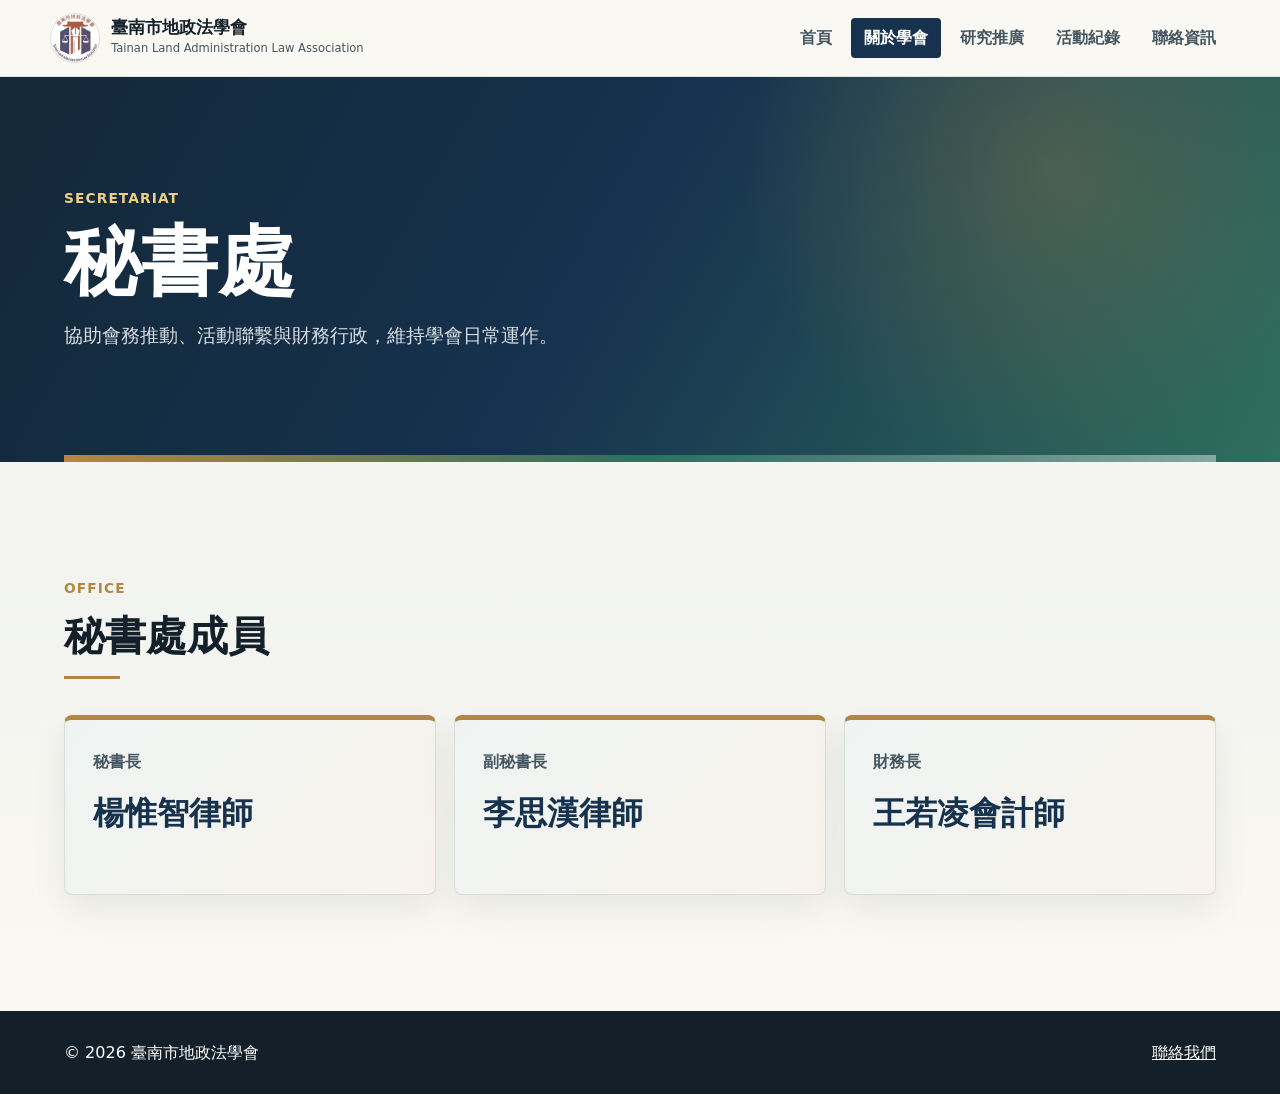
<file: secretariat.html>
<!doctype html>
<html lang="zh-Hant-TW">
  <head>
    <meta charset="utf-8" />
    <meta name="viewport" content="width=device-width, initial-scale=1" />
    <title>秘書處｜臺南市地政法學會</title>
    <meta name="description" content="臺南市地政法學會秘書處幹部名單。" />
    <link rel="icon" href="assets/images/TLALA_LOGO_circle.png" type="image/png" />
    <link rel="apple-touch-icon" href="assets/images/TLALA_LOGO_circle_180.png" />
    <link rel="stylesheet" href="assets/css/styles.css" />
  </head>
  <body class="about-suite secretariat-page">
    <header class="site-header">
      <a class="brand" href="index.html" aria-label="臺南市地政法學會首頁">
        <img class="brand-logo" src="assets/images/TLALA_LOGO_circle.png" alt="臺南市地政法學會標誌" />
        <span>
          <strong>臺南市地政法學會</strong>
          <small>Tainan Land Administration Law Association</small>
        </span>
      </a>
      <button class="nav-toggle" type="button" aria-expanded="false" aria-controls="site-nav" data-nav-toggle>
        <span></span>
        <span></span>
        <span></span>
      </button>
      <nav id="site-nav" class="site-nav" data-nav>
        <a href="index.html">首頁</a>
        <div class="nav-dropdown">
          <a class="active" href="about.html">關於學會</a>
          <div class="nav-dropdown-menu">
            <a href="about.html">學會簡介</a>
            <a href="directors.html">理監事</a>
            <a href="committee.html">委員會</a>
            <a class="active" href="secretariat.html">秘書處</a>
          </div>
        </div>
        <a href="focus.html">研究推廣</a>
        <a href="events.html">活動紀錄</a>
        <a href="contact.html">聯絡資訊</a>
      </nav>
    </header>

    <main>
      <section class="page-hero about-hero">
        <p class="eyebrow">Secretariat</p>
        <h1>秘書處</h1>
        <p>協助會務推動、活動聯繫與財務行政，維持學會日常運作。</p>
      </section>

      <section class="section">
        <div class="section-heading">
          <p class="eyebrow">Office</p>
          <h2>秘書處成員</h2>
        </div>
        <div class="office-grid">
          <article>
            <span>秘書長</span>
            <strong>楊惟智律師</strong>
          </article>
          <article>
            <span>副秘書長</span>
            <strong>李思漢律師</strong>
          </article>
          <article>
            <span>財務長</span>
            <strong>王若凌會計師</strong>
          </article>
        </div>
      </section>
    </main>

    <footer class="site-footer">
      <p>© <span data-year></span> 臺南市地政法學會</p>
      <a href="contact.html">聯絡我們</a>
    </footer>
    <script src="assets/js/main.js"></script>
  </body>
</html>
</file>
<file: assets/css/styles.css>
:root {
  --ink: #142029;
  --ink-soft: #465560;
  --paper: #faf8f3;
  --surface: #ffffff;
  --mist: #edf1ee;
  --line: #d8ded7;
  --navy: #16324f;
  --green: #2f6f5e;
  --gold: #b48643;
  --shadow: 0 18px 45px rgba(20, 32, 41, 0.12);
  color-scheme: light;
  font-family: "Noto Sans TC", "Microsoft JhengHei", "PingFang TC", system-ui, sans-serif;
}

* {
  box-sizing: border-box;
}

html {
  scroll-behavior: smooth;
}

body {
  margin: 0;
  background: var(--paper);
  color: var(--ink);
  line-height: 1.7;
}

a {
  color: inherit;
}

.site-header {
  position: sticky;
  top: 0;
  z-index: 10;
  display: flex;
  align-items: center;
  justify-content: space-between;
  gap: 24px;
  padding: 14px clamp(18px, 4vw, 56px);
  background: rgba(250, 248, 243, 0.97);
  border-bottom: 1px solid rgba(20, 32, 41, 0.1);
  box-shadow: 0 1px 0 rgba(20, 32, 41, 0.04);
  backdrop-filter: blur(16px);
}

.brand {
  display: inline-flex;
  align-items: center;
  gap: 12px;
  min-width: 0;
  text-decoration: none;
}

.brand-logo {
  width: 48px;
  height: 48px;
  flex: 0 0 48px;
  object-fit: cover;
  border-radius: 50%;
  background: #fff;
  box-shadow: 0 0 0 1px rgba(20, 32, 41, 0.12);
}

.brand strong,
.brand small {
  display: block;
}

.brand strong {
  font-size: 1.05rem;
  line-height: 1.3;
  letter-spacing: 0;
}

.brand small {
  font-size: 0.72rem;
  color: var(--ink-soft);
}

.site-nav {
  display: flex;
  align-items: center;
  gap: 6px;
  font-weight: 800;
}

.site-nav a {
  display: inline-flex;
  align-items: center;
  min-height: 40px;
  padding: 0 13px;
  border-radius: 4px;
  text-decoration: none;
  color: var(--ink-soft);
}

.site-nav a:hover,
.site-nav a.active {
  background: var(--navy);
  color: #fff;
}

.nav-dropdown {
  position: relative;
}

.nav-dropdown-menu {
  position: absolute;
  top: calc(100% + 6px);
  left: 0;
  min-width: 160px;
  display: none;
  padding: 6px;
  border: 1px solid var(--line);
  border-radius: 6px;
  background: #fff;
  box-shadow: 0 10px 22px rgba(20, 32, 41, 0.12);
  z-index: 20;
}

.nav-dropdown:hover .nav-dropdown-menu,
.nav-dropdown:focus-within .nav-dropdown-menu {
  display: grid;
  gap: 4px;
}

.nav-dropdown-menu a {
  min-height: 36px;
  border-radius: 4px;
}

.nav-toggle {
  display: none;
  width: 42px;
  height: 42px;
  border: 1px solid var(--line);
  border-radius: 50%;
  background: transparent;
  color: var(--ink);
  padding: 10px;
}

.nav-toggle span {
  display: block;
  height: 2px;
  margin: 5px 0;
  background: currentColor;
}

.hero {
  position: relative;
  display: block;
  overflow: hidden;
  background: var(--mist);
  min-height: 520px;
}

.hero::after {
  content: "";
  position: absolute;
  inset: 0;
  background:
    linear-gradient(90deg, rgba(13, 27, 35, 0.78) 0%, rgba(13, 27, 35, 0.58) 42%, rgba(13, 27, 35, 0.22) 100%),
    linear-gradient(180deg, rgba(13, 27, 35, 0.34) 0%, rgba(13, 27, 35, 0.08) 46%, rgba(13, 27, 35, 0.35) 100%);
  pointer-events: none;
}

.hero-picture {
  display: block;
}

.hero-image {
  display: block;
  width: 100%;
  height: 520px;
  object-fit: cover;
}

.hero-content {
  position: absolute;
  left: clamp(18px, 5vw, 72px);
  right: clamp(18px, 5vw, 72px);
  bottom: clamp(24px, 5vw, 72px);
  z-index: 1;
  max-width: 820px;
}

.hero-content .eyebrow {
  color: #9bd8ff;
  text-shadow: 0 2px 12px rgba(0, 0, 0, 0.4);
}

.hero-title {
  margin-bottom: 14px;
}

.hero-org-name {
  display: block;
  color: #f1d48f;
  font-size: clamp(2.1rem, 5vw, 3.4rem);
  line-height: 1.08;
  font-weight: 900;
  text-shadow: 0 3px 18px rgba(0, 0, 0, 0.42);
}

.hero-tagline {
  display: block;
  color: #fff;
  font-size: clamp(1.4rem, 3.1vw, 2.35rem);
  line-height: 1.2;
  font-weight: 700;
  text-shadow: 0 3px 16px rgba(0, 0, 0, 0.42);
}

.hero-content .lead {
  max-width: 760px;
  color: rgba(255, 255, 255, 0.96);
  text-shadow: 0 2px 12px rgba(0, 0, 0, 0.42);
}

.hero-lead-mobile {
  display: none;
}

.eyebrow {
  margin: 0 0 12px;
  color: var(--gold);
  font-size: 0.86rem;
  font-weight: 900;
  letter-spacing: 0.08em;
  text-transform: uppercase;
}

h1,
h2,
h3,
p {
  margin-top: 0;
}

h1 {
  margin-bottom: 24px;
  font-size: clamp(3rem, 8vw, 6.4rem);
  line-height: 1.03;
  font-weight: 900;
  letter-spacing: 0;
}

h2 {
  margin-bottom: 18px;
  font-size: clamp(1.8rem, 3.2vw, 3.1rem);
  line-height: 1.18;
  letter-spacing: 0;
}

h3 {
  margin-bottom: 8px;
  font-size: 1.22rem;
  line-height: 1.3;
}

.lead {
  max-width: 720px;
  color: var(--ink-soft);
  font-size: clamp(1.05rem, 1.6vw, 1.24rem);
}

.section-actions {
  display: flex;
  flex-wrap: wrap;
  gap: 14px;
  margin-top: 34px;
}

.button {
  display: inline-flex;
  align-items: center;
  justify-content: center;
  min-height: 48px;
  padding: 0 20px;
  border: 1px solid currentColor;
  border-radius: 4px;
  text-decoration: none;
  font-weight: 900;
}

.button.primary {
  background: #fff;
  color: var(--navy);
  border-color: #fff;
}

.button.secondary {
  color: #fff;
}

.button.dark {
  background: var(--navy);
  color: #fff;
  border-color: var(--navy);
}

.button.outline {
  background: transparent;
  color: var(--navy);
  border-color: rgba(22, 50, 79, 0.34);
}

.button.outline:hover {
  background: var(--navy);
  color: #fff;
  border-color: var(--navy);
}

.contact-card span {
  display: block;
  margin-bottom: 5px;
  color: var(--ink-soft);
  font-size: 0.9rem;
}

.contact-card strong {
  display: block;
  font-size: 1.06rem;
}

.section {
  padding: clamp(64px, 9vw, 116px) clamp(18px, 5vw, 72px);
}

.page-hero {
  padding: clamp(64px, 9vw, 110px) clamp(18px, 5vw, 72px);
  background: var(--navy);
  color: #fff;
}

.page-hero h1 {
  font-size: clamp(2.8rem, 6vw, 5.2rem);
  margin-bottom: 18px;
}

.page-hero p:last-child {
  max-width: 760px;
  margin-bottom: 0;
  color: rgba(255, 255, 255, 0.84);
  font-size: 1.18rem;
}

.about-suite {
  background:
    linear-gradient(180deg, rgba(250, 248, 243, 0) 0, rgba(237, 241, 238, 0.58) 620px, rgba(250, 248, 243, 0) 980px),
    var(--paper);
}

.about-suite .about-hero {
  position: relative;
  overflow: hidden;
  min-height: 360px;
  display: grid;
  align-content: end;
  background:
    radial-gradient(circle at 82% 24%, rgba(180, 134, 67, 0.28), rgba(180, 134, 67, 0) 28%),
    linear-gradient(120deg, #132838 0%, #16324f 48%, #2f6f5e 100%);
}

.about-suite .about-hero::after {
  content: "";
  position: absolute;
  left: clamp(18px, 5vw, 72px);
  right: clamp(18px, 5vw, 72px);
  bottom: 0;
  height: 7px;
  background: linear-gradient(90deg, var(--gold), var(--green), rgba(255, 255, 255, 0.42));
}

.about-suite .page-hero h1,
.about-suite .page-hero p {
  position: relative;
  z-index: 1;
}

.about-suite .page-hero .eyebrow {
  color: #f0ce83;
}

.about-intro {
  position: relative;
}

.about-intro h2::after,
.about-suite .section-heading h2::after {
  content: "";
  display: block;
  width: 56px;
  height: 3px;
  margin-top: 16px;
  background: var(--gold);
}

.about-note {
  display: grid;
  gap: 6px;
  margin-top: 28px;
  padding: 22px 24px;
  border-left: 5px solid var(--gold);
  background: rgba(255, 255, 255, 0.76);
  box-shadow: 0 14px 32px rgba(20, 32, 41, 0.08);
}

.about-note strong {
  color: var(--navy);
  font-size: 1.12rem;
}

.about-note span {
  color: var(--ink-soft);
}

.about-suite .profile-table dl,
.about-suite .table-wrap,
.committee-card,
.office-grid article {
  border-top: 5px solid var(--gold);
}

.about-suite .profile-table dt {
  color: var(--navy);
}

.about-suite .profile-table dd {
  background: linear-gradient(90deg, rgba(255, 255, 255, 0.86), #fff);
}

.about-suite .member-table tbody tr:nth-child(even) td {
  background: rgba(237, 241, 238, 0.5);
}

.about-suite .member-table td:nth-child(2),
.about-suite .member-table td:nth-child(3) {
  font-weight: 800;
  color: var(--navy);
}

.committee-section {
  background: linear-gradient(180deg, rgba(237, 241, 238, 0.58), rgba(250, 248, 243, 0));
}

.committee-grid,
.office-grid {
  display: grid;
  grid-template-columns: repeat(3, minmax(0, 1fr));
  gap: 18px;
}

.committee-card {
  display: grid;
  align-content: start;
  min-height: 330px;
  padding: 28px;
  background: var(--surface);
  border: 1px solid var(--line);
  border-top-color: var(--gold);
  border-radius: 8px;
  box-shadow: 0 14px 34px rgba(20, 32, 41, 0.08);
}

.committee-number {
  width: fit-content;
  margin-bottom: 24px;
  padding: 4px 10px;
  background: rgba(47, 111, 94, 0.1);
  color: var(--green);
  font-weight: 900;
}

.committee-card h2 {
  font-size: 1.45rem;
}

.committee-card dl {
  display: grid;
  gap: 16px;
  margin: 18px 0 0;
}

.committee-card div {
  display: grid;
  gap: 5px;
}

.committee-card dt,
.committee-card dd {
  margin: 0;
}

.committee-card dt,
.office-grid span {
  color: var(--ink-soft);
  font-weight: 900;
}

.committee-card dd {
  color: var(--ink);
}

.office-grid article {
  min-height: 180px;
  padding: 28px;
  background:
    linear-gradient(135deg, rgba(47, 111, 94, 0.08), rgba(180, 134, 67, 0.1)),
    var(--surface);
  border: 1px solid var(--line);
  border-top-color: var(--gold);
  border-radius: 8px;
  box-shadow: 0 14px 34px rgba(20, 32, 41, 0.08);
}

.office-grid span,
.office-grid strong {
  display: block;
}

.office-grid strong {
  margin-top: 18px;
  color: var(--navy);
  font-size: 2rem;
  line-height: 1.2;
}

.committee-card,
.office-grid article {
  border-top: 5px solid var(--gold);
}

.split,
.resources,
.contact {
  display: grid;
  grid-template-columns: minmax(260px, 0.85fr) minmax(0, 1.15fr);
  gap: clamp(34px, 7vw, 96px);
  align-items: start;
}

.section-copy {
  font-size: 1.08rem;
  color: var(--ink-soft);
}

.section-copy p:last-child,
.contact p:last-child,
.section-heading p:last-child {
  margin-bottom: 0;
}

.muted {
  background: var(--mist);
}

.section-heading {
  max-width: 760px;
  margin-bottom: 36px;
}

.focus-grid,
.news-list {
  display: grid;
  grid-template-columns: repeat(3, minmax(0, 1fr));
  gap: 18px;
}

.focus-grid article,
.news-list article {
  display: grid;
  grid-template-rows: auto auto 1fr auto;
  min-height: 250px;
  padding: 30px;
  background: var(--surface);
  border: 1px solid var(--line);
  border-radius: 8px;
  box-shadow: 0 10px 28px rgba(20, 32, 41, 0.06);
}

.focus-grid h2,
.event-card h2 {
  font-size: 1.35rem;
}

.focus-grid p,
.event-card p,
.news-list p {
  color: var(--ink-soft);
}

.card-link {
  justify-self: end;
  align-self: end;
  color: var(--green);
  font-weight: 900;
  text-decoration: none;
}

.card-link:hover {
  text-decoration: underline;
}

.icon {
  display: grid;
  place-items: center;
  width: 46px;
  height: 46px;
  margin-bottom: 24px;
  border-radius: 50%;
  background: var(--green);
  color: #fff;
  font-weight: 900;
}

.news-list time,
.event-card time {
  color: var(--green);
  font-weight: 900;
}

.event-list {
  display: grid;
  gap: 22px;
}

.event-card {
  display: grid;
  grid-template-columns: minmax(220px, 0.42fr) minmax(0, 1fr);
  background: var(--surface);
  border: 1px solid var(--line);
  border-radius: 8px;
  overflow: hidden;
  box-shadow: 0 10px 28px rgba(20, 32, 41, 0.06);
}

.event-card.text-only {
  grid-template-columns: 1fr;
}

.event-media {
  margin: 0;
  background: var(--surface);
  border-right: 1px solid var(--line);
}

.event-media img {
  display: block;
  width: 100%;
  height: 100%;
  min-height: 360px;
  object-fit: cover;
  object-position: top center;
  background: var(--mist);
}

.event-body {
  padding: clamp(24px, 4vw, 36px);
}

.event-body p:last-child,
.event-details,
.event-links {
  margin-bottom: 0;
}

.event-details {
  display: grid;
  gap: 10px;
  margin: 22px 0 0;
}

.event-details div {
  display: grid;
  grid-template-columns: 90px minmax(0, 1fr);
  gap: 14px;
}

.event-details dt,
.event-details dd {
  margin: 0;
}

.event-details dt {
  color: var(--ink);
  font-weight: 900;
}

.event-details dd {
  color: var(--ink-soft);
}

.event-links {
  display: flex;
  flex-wrap: wrap;
  gap: 10px;
  margin-top: 22px;
}

.event-links a {
  display: inline-flex;
  align-items: center;
  min-height: 40px;
  padding: 0 14px;
  border: 1px solid var(--line);
  border-radius: 4px;
  background: rgba(47, 111, 94, 0.08);
  color: var(--green);
  text-decoration: none;
  font-weight: 900;
}

.event-links a:hover {
  background: var(--green);
  color: #fff;
}

.resources {
  background: var(--navy);
  color: #fff;
}

.resources .eyebrow {
  color: #e8c987;
}

.resource-list {
  display: grid;
  gap: 12px;
}

.resource-list a {
  padding: 18px 20px;
  background: rgba(255, 255, 255, 0.08);
  border: 1px solid rgba(255, 255, 255, 0.18);
  border-radius: 8px;
  text-decoration: none;
  font-weight: 800;
}

.resource-list a:hover {
  background: rgba(255, 255, 255, 0.14);
}

.profile-table dl {
  margin: 0;
  background: var(--surface);
  border: 1px solid var(--line);
  border-radius: 8px;
  overflow: hidden;
  box-shadow: 0 10px 28px rgba(20, 32, 41, 0.06);
}

.profile-table div {
  display: grid;
  grid-template-columns: 160px minmax(0, 1fr);
  border-bottom: 1px solid var(--line);
}

.profile-table div:last-child {
  border-bottom: 0;
}

.profile-table dt,
.profile-table dd {
  margin: 0;
  padding: 18px 22px;
}

.profile-table dt {
  background: rgba(47, 111, 94, 0.08);
  color: var(--ink-soft);
  font-weight: 900;
}

.table-wrap {
  overflow-x: auto;
  border: 1px solid var(--line);
  border-radius: 8px;
  background: var(--surface);
  box-shadow: 0 10px 28px rgba(20, 32, 41, 0.06);
}

.member-table {
  width: 100%;
  min-width: 640px;
  border-collapse: collapse;
}

.member-table th,
.member-table td {
  padding: 12px 14px;
  border-bottom: 1px solid var(--line);
  text-align: left;
  vertical-align: top;
}

.member-table th {
  background: rgba(47, 111, 94, 0.1);
  color: var(--ink);
  font-weight: 900;
  white-space: nowrap;
}

.member-table tbody tr:last-child td {
  border-bottom: 0;
}

.about-suite .profile-table dl,
.about-suite .table-wrap {
  border-top: 5px solid var(--gold);
}

.tenure-label {
  font-size: clamp(0.95rem, 1.3vw, 1.15rem);
  color: var(--ink-soft);
  font-weight: 700;
}

.directors-page .section {
  padding-top: clamp(40px, 5.4vw, 64px);
  padding-bottom: clamp(40px, 5.4vw, 64px);
}

.directors-page .section-heading {
  margin-bottom: 20px;
}

.directors-page .member-table th,
.directors-page .member-table td {
  padding: 9px 12px;
}

.contact-card {
  display: grid;
  gap: 6px;
  margin: 0;
  padding: clamp(24px, 4vw, 36px);
  background: var(--surface);
  border: 1px solid var(--line);
  border-radius: 8px;
  box-shadow: var(--shadow);
  font-style: normal;
}

.contact-card strong:not(:last-child) {
  margin-bottom: 18px;
}

.site-footer {
  display: flex;
  justify-content: space-between;
  gap: 18px;
  padding: 28px clamp(18px, 5vw, 72px);
  background: var(--ink);
  color: #fff;
}

.site-footer p {
  margin: 0;
}

@media (max-width: 980px) {
  .nav-toggle {
    display: block;
  }

  .site-nav {
    position: absolute;
    top: 100%;
    left: 0;
    right: 0;
    display: none;
    flex-direction: column;
    align-items: stretch;
    gap: 0;
    padding: 10px 18px 18px;
    background: rgba(250, 248, 243, 0.98);
    border-bottom: 1px solid var(--line);
    box-shadow: 0 16px 34px rgba(20, 32, 41, 0.12);
  }

  .site-nav.is-open {
    display: flex;
  }

  .site-nav a {
    border-radius: 0;
    min-height: 46px;
  }

  .nav-dropdown {
    width: 100%;
  }

  .nav-dropdown-menu {
    position: static;
    display: grid;
    gap: 0;
    min-width: 0;
    margin: 0 0 0 12px;
    padding: 0;
    border: 0;
    border-radius: 0;
    box-shadow: none;
    background: transparent;
  }

  .nav-dropdown-menu a {
    min-height: 40px;
    font-size: 0.95rem;
  }

  .focus-grid,
  .news-list,
  .committee-grid,
  .office-grid,
  .event-card,
  .split,
  .resources,
  .contact {
    grid-template-columns: 1fr;
  }

  .event-media {
    border-right: 0;
    border-bottom: 1px solid var(--line);
  }

  .event-media img {
    height: auto;
    min-height: 0;
    aspect-ratio: 3 / 4;
  }

  .hero-content {
    right: 18px;
  }

  .committee-card {
    min-height: 0;
  }

}

@media (max-width: 640px) {
  .site-header {
    padding: 12px 16px;
  }

  .brand small {
    display: block;
    font-size: 0.68rem;
  }

  .brand-logo {
    width: 40px;
    height: 40px;
    flex-basis: 40px;
  }

  h1 {
    font-size: 3rem;
  }

  .hero-content {
    left: 16px;
    right: 16px;
    top: auto;
    bottom: 34px;
    max-width: none;
  }

  .hero::after {
    background:
      radial-gradient(circle at 84% 22%, rgba(180, 134, 67, 0.26), rgba(180, 134, 67, 0) 30%),
      linear-gradient(120deg, #132838 0%, #16324f 48%, #2f6f5e 100%);
  }

  .hero {
    min-height: 360px;
    background:
      radial-gradient(circle at 84% 22%, rgba(180, 134, 67, 0.26), rgba(180, 134, 67, 0) 30%),
      linear-gradient(120deg, #132838 0%, #16324f 48%, #2f6f5e 100%);
  }

  .hero-picture {
    display: none;
  }

  .hero-image {
    height: 360px;
  }

  .hero-content .eyebrow {
    display: none;
  }

  .hero-title {
    margin-bottom: 16px;
  }

  .hero-org-name {
    font-size: 1.9rem;
    line-height: 1.15;
  }

  .hero-tagline {
    max-width: 13em;
    font-size: 1.34rem;
    line-height: 1.34;
  }

  .hero-lead-desktop {
    display: none;
  }

  .hero-lead-mobile {
    display: block;
    font-size: 1.05rem;
    line-height: 1.6;
  }

  .about-suite .about-hero {
    min-height: 310px;
  }

  .about-suite .page-hero h1 {
    font-size: 2.8rem;
  }

  .committee-card,
  .office-grid article,
  .about-note {
    padding: 22px;
  }

  .office-grid strong {
    font-size: 1.65rem;
  }

  .event-details div,
  .profile-table div {
    grid-template-columns: 1fr;
  }

  .directors-page .table-wrap {
    overflow-x: visible;
  }

  .directors-page .member-table {
    min-width: 0;
    table-layout: fixed;
    font-size: 0.88rem;
  }

  .directors-page .member-table th,
  .directors-page .member-table td {
    padding: 8px 5px;
    line-height: 1.45;
    word-break: break-word;
  }

  .directors-page .member-table th:nth-child(1),
  .directors-page .member-table td:nth-child(1) {
    width: 12%;
  }

  .directors-page .member-table th:nth-child(2),
  .directors-page .member-table td:nth-child(2) {
    width: 25%;
  }

  .directors-page .member-table th:nth-child(3),
  .directors-page .member-table td:nth-child(3) {
    width: 22%;
  }

  .directors-page .member-table th:nth-child(4),
  .directors-page .member-table td:nth-child(4) {
    width: 41%;
  }

  .profile-table dt {
    padding-bottom: 6px;
  }

  .profile-table dd {
    padding-top: 6px;
  }

  .site-footer {
    flex-direction: column;
  }
}
</file>
